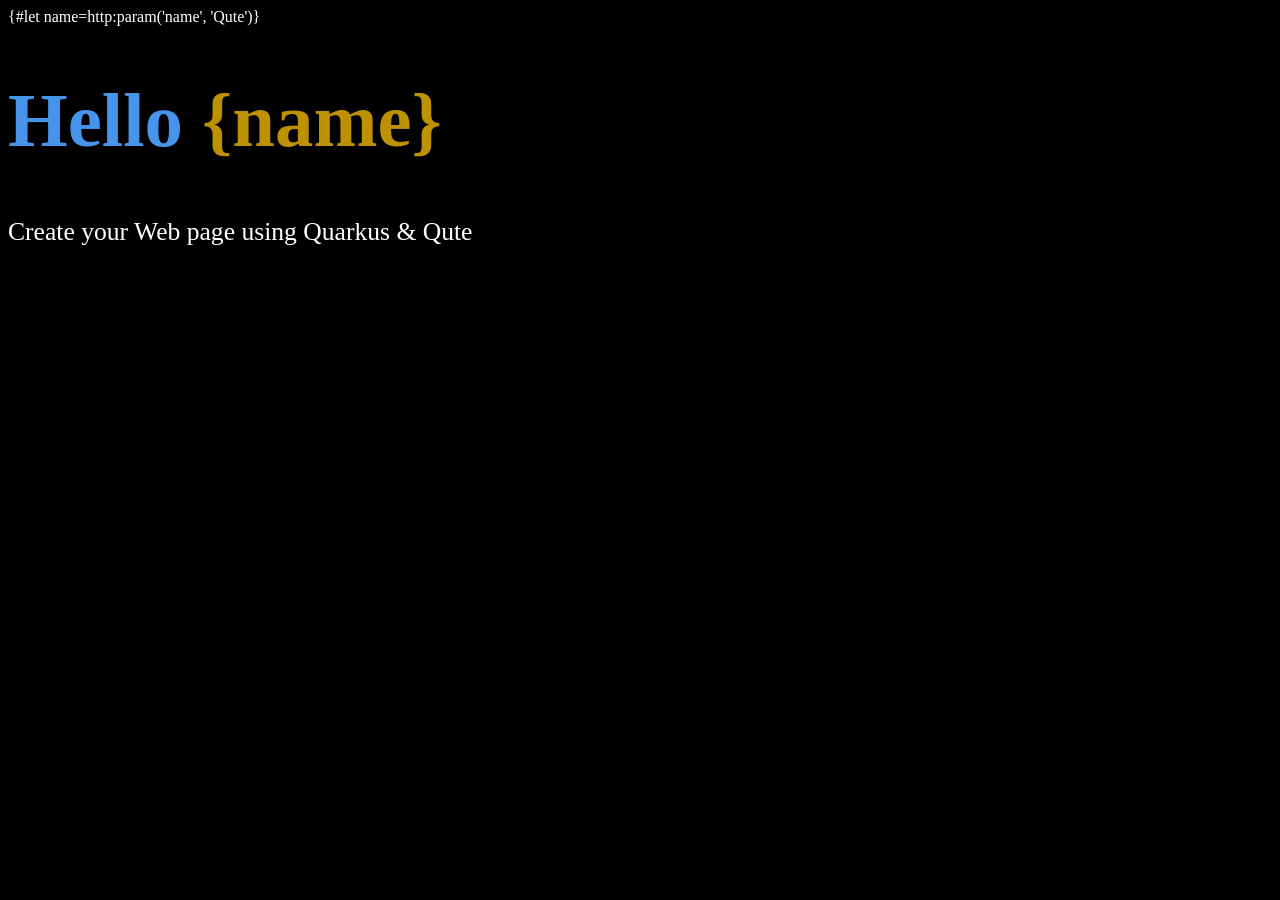
<file: src/main/resources/templates/pub/some-page.html>
{#let name=http:param('name', 'Qute')}
<!DOCTYPE html>
<html>
<head>
    <meta charset="UTF-8">
    <title>Hello {name}</title>
    <style>
        body {
            background-color: #000;
            color: #fff;
        }
        h1 {
            color: #4695EB;
            font-size: 6vw;
        }

        h1 b {
            color: #be9100;
        }

        p {
            font-size: 2vw;
        }
    </style>
</head>
<body>
<h1>Hello <b>{name}</b></h1>

<p>Create your Web page using Quarkus & Qute</p>
</body>
</html>
</file>
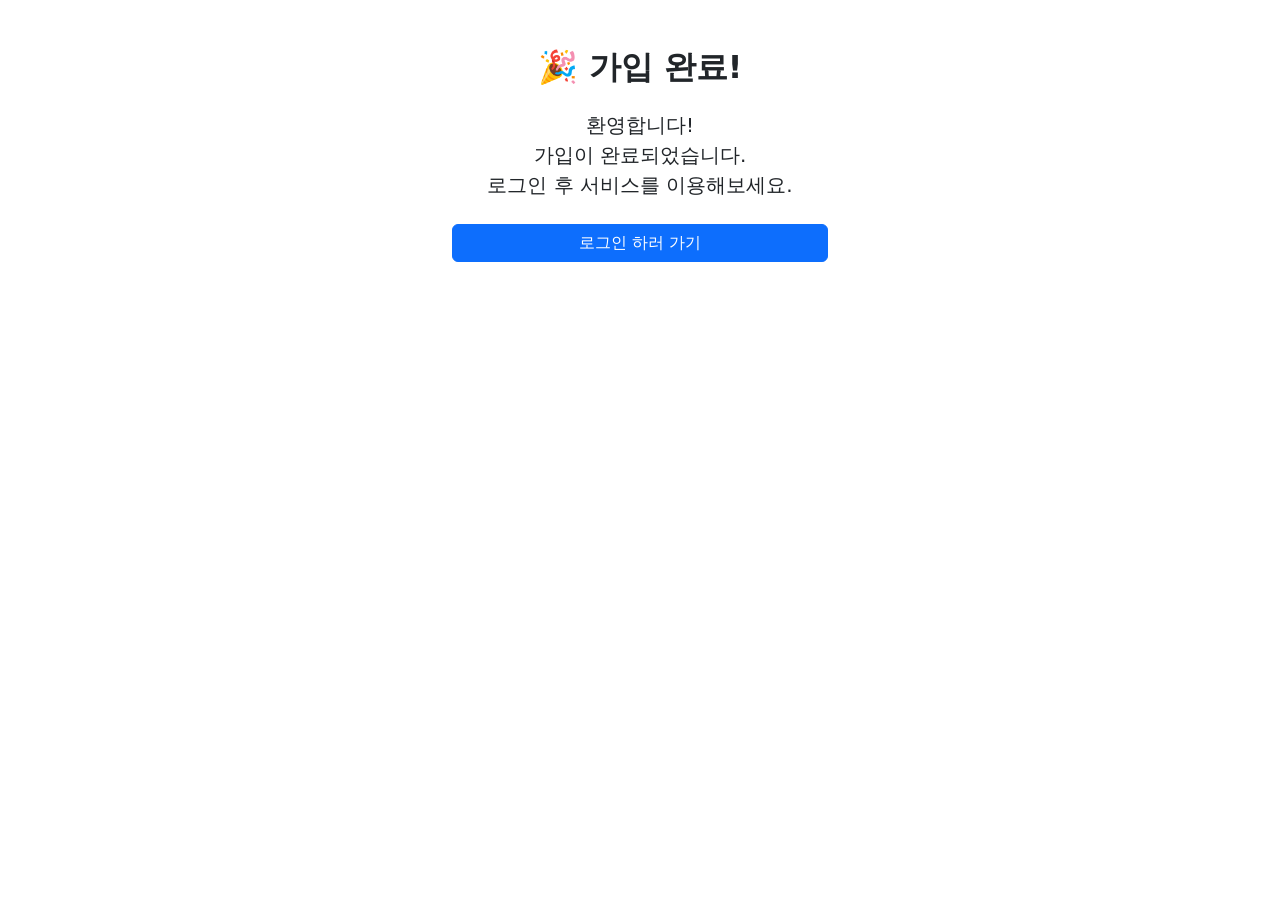
<file: src/main/resources/META-INF/resources/login/register_success.html>
<!DOCTYPE html>
<html lang="ko">
<head>
    <meta charset="UTF-8">
    <title>가입 완료</title>
    <link href="https://cdn.jsdelivr.net/npm/bootstrap@5.3.0/dist/css/bootstrap.min.css" rel="stylesheet">
</head>
<body>
    <section class="hero d-flex align-items-center justify-content-center text-center py-5">
        <div class="container" style="max-width: 400px;">
            <h2 class="fw-bold mb-4">🎉 가입 완료!</h2>
            <p class="lead mb-4">
                환영합니다!<br>
                가입이 완료되었습니다.<br>
                로그인 후 서비스를 이용해보세요.
            </p>
            <a href="/login" class="btn btn-primary w-100">
                로그인 하러 가기
            </a>
        </div>
    </section>
</body>
</html>
</file>
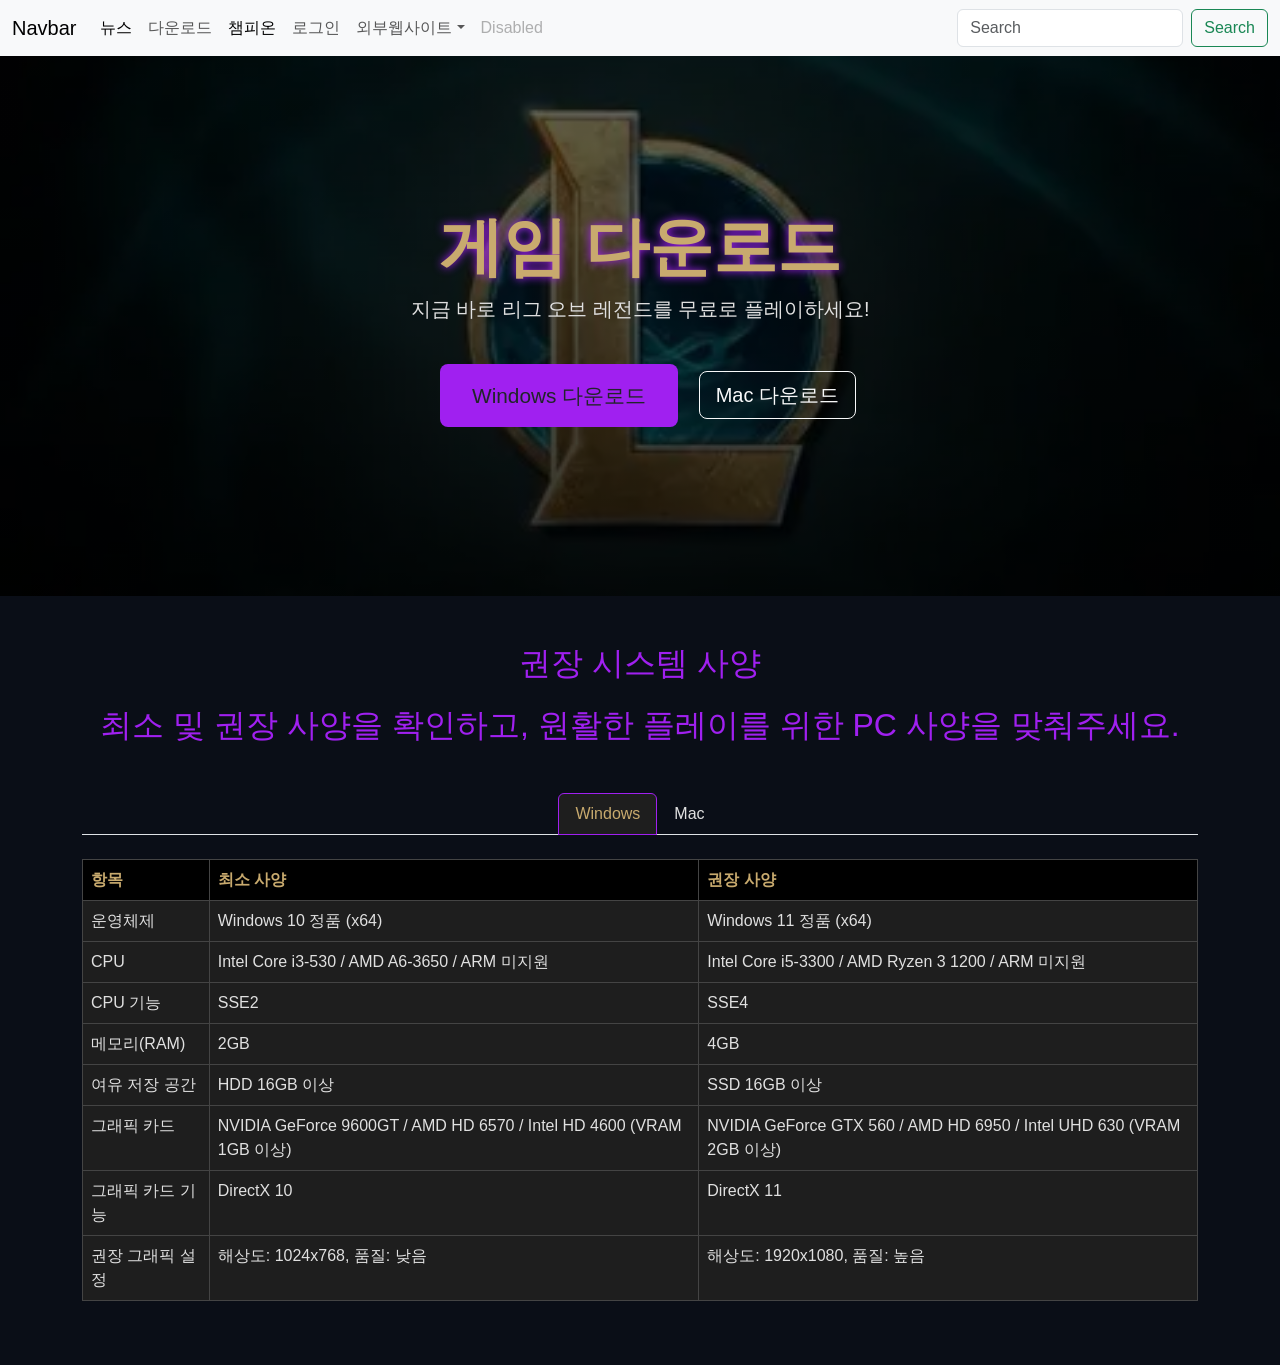
<file: src/main/resources/META-INF/resources/MainPage/download.html>
<!DOCTYPE html>
<html lang="ko">
<head>
    <meta charset="UTF-8">
    <meta name="viewport" content="width=device-width, initial-scale=1.0">
    <title>League of Legends - 메인 페이지</title>
    <!-- Bootstrap 5 CDN -->
    <link href="https://cdn.jsdelivr.net/npm/bootstrap@5.3.0/dist/css/bootstrap.min.css" rel="stylesheet">
    <script src="https://cdn.jsdelivr.net/npm/bootstrap@5.3.0/dist/js/bootstrap.bundle.min.js"></script>
    <!-- 커스텀 스타일 (LOL 테마 + 챔피언 호버 효과) -->
    <style>
        body { background-color: #0a0e17; color: #fff; font-family: 'Arial', sans-serif; }
        .navbar { background-color: #000; }
        .hero { background: linear-gradient(to bottom, #1e1e1e, #0a0e17); min-height: 60vh; }
        .accent-purple { color: #a020f0; }
        .accent-red { color: #ff0000; }
        .card { background-color: #1e1e1e; border: none; transition: transform 0.3s, box-shadow 0.3s; }
        .card:hover { transform: scale(1.05); box-shadow: 0 10px 20px rgba(160, 32, 240, 0.5); }
        .card-img-top { height: 200px; object-fit: cover; border-radius: 10px 10px 0 0; }
        .btn-primary { background-color: #a020f0; border: none; }
        .btn-primary:hover { background-color: #800080; }
    </style>
    <link rel="stylesheet" href="../css/download.css">

</head>
<body>

    <!-- 헤더 (Navbar) -->
    <!-- <nav class="navbar navbar-expand-lg navbar-dark">
        <div class="container-fluid">
            <a class="navbar-brand" href="http://localhost:8080/index.html">League of Legends</a>
            <button class="navbar-toggler" type="button" data-bs-toggle="collapse" data-bs-target="#navbarNav" aria-controls="navbarNav" aria-expanded="false" aria-label="Toggle navigation">
                <span class="navbar-toggler-icon"></span>
            </button>
            <div class="collapse navbar-collapse" id="navbarNav">
                <ul class="navbar-nav ms-auto">
                    <li class="nav-item"><a class="nav-link" href="#">뉴스</a></li>
                    <li class="nav-item"><a class="nav-link" href="#">챔피언</a></li>
                    <li class="nav-item"><a class="nav-link" href="#">다운로드</a></li>
                    <li class="nav-item"><a class="nav-link" href="#">로그인</a></li>
                    <li class="nav-item"><a class="nav-link" href="https://www.leagueoflegends.com/ko-kr/" target="_blank">외부웹사이트</a></li>
                </ul>
            </div>
        </div>
    </nav> -->
    
       <nav class="navbar navbar-expand-lg navbar-light bg-light">
  <div class="container-fluid">
    <a class="navbar-brand" href="#">Navbar</a>
    <button class="navbar-toggler" type="button" data-bs-toggle="collapse" data-bs-target="#navbarSupportedContent" aria-controls="navbarSupportedContent" aria-expanded="false" aria-label="Toggle navigation">
      <span class="navbar-toggler-icon"></span>
    </button>
    <div class="collapse navbar-collapse" id="navbarSupportedContent">
      <ul class="navbar-nav me-auto mb-2 mb-lg-0">
        <li class="nav-item">
          <a class="nav-link active" aria-current="page" href="#">뉴스</a>
        </li>
        <li class="nav-item">
            <a class="nav-link" href="MainPage/download.html">다운로드</a>
        </li>
        <li class="nav-item">
          <a class="nav-link active" aria-current="page" href="#">챔피온</a>
        </li>
        <li class="nav-item">
          <a class="nav-link" href="#">로그인</a>
        </li>
        <li class="nav-item dropdown">
          <a class="nav-link dropdown-toggle" href="#" id="navbarDropdown" role="button" data-bs-toggle="dropdown" aria-expanded="false">외부웹사이트</a>
          <ul class="dropdown-menu" aria-labelledby="navbarDropdown">
            <li><a class="dropdown-item" href="https://www.leagueoflegends.com/ko-kr/">공식웹사이트</a></li>
            <li><a class="dropdown-item" href="#">Another action</a></li>
            <li><hr class="dropdown-divider"></li>
            <li><a class="dropdown-item" href="#">Something else here</a></li>
          </ul>
        </li>
        <li class="nav-item">
          <a class="nav-link disabled" href="#" tabindex="-1" aria-disabled="true">Disabled</a>
        </li>
      </ul>
      <form class="d-flex">
        <input class="form-control me-2" type="search" placeholder="Search" aria-label="Search">
        <button class="btn btn-outline-success" type="submit">Search</button>
      </form>
    </div>
  </div>
</nav>

<!-- 히어로 배너 (공식 페이지스타일) -->
<section class="hero">
    <div class="container">
        <h1>게임 다운로드</h1>
            <p class="lead mb-4">지금 바로 리그 오브 레전드를 무료로 플레이하세요!</p>
            <a href="../pds/Install League of Legends kr.exe" class="btn btn-download btn-lg" target="_blank">Windows 다운로드</a>
            <a href="#" class="btn btn-outline-light btn-lg" target="_blank">Mac 다운로드</a>
    </div>
</section>
<!-- 시스템 사양 섹션 -->
    <section class="container my-5">
        <h2 class="text-center mb-4 accent-purple">권장 시스템 사양</h2>
        <h2 class="text-center mb-5 accent-purple">최소 및 권장 사양을 확인하고, 원활한 플레이를 위한 PC 사양을 맞춰주세요.</h2>

        <!-- 탭: Windows / Mac (첨부 이미지처럼) -->
        <ul class="nav nav-tabs justify-content-center mb-4" id="osTabs" role="tablist">
            <li class="nav-item" role="presentation">
                <button class="nav-link active" id="windows-tab" data-bs-toggle="tab" data-bs-target="#windows" type="button" role="tab">Windows</button>
            </li>
            <li class="nav-item" role="presentation">
                <button class="nav-link" id="mac-tab" data-bs-toggle="tab" data-bs-target="#mac" type="button" role="tab">Mac</button>
            </li>
        </ul>

        <div class="tab-content">
            <!-- Windows 탭 -->
            <div class="tab-pane fade show active" id="windows" role="tabpanel">
                <div class="table-responsive">
                    <table class="table table-bordered table-hover">
                        <thead>
                            <tr>
                                <th>항목</th>
                                <th>최소 사양</th>
                                <th>권장 사양</th>
                            </tr>
                        </thead>
                        <tbody>
                            <tr><td>운영체제</td><td>Windows 10 정품 (x64)</td><td>Windows 11 정품 (x64)</td></tr>
                            <tr><td>CPU</td><td>Intel Core i3-530 / AMD A6-3650 / ARM 미지원</td><td>Intel Core i5-3300 / AMD Ryzen 3 1200 / ARM 미지원</td></tr>
                            <tr><td>CPU 기능</td><td>SSE2</td><td>SSE4</td></tr>
                            <tr><td>메모리(RAM)</td><td>2GB</td><td>4GB</td></tr>
                            <tr><td>여유 저장 공간</td><td>HDD 16GB 이상</td><td>SSD 16GB 이상</td></tr>
                            <tr><td>그래픽 카드</td><td>NVIDIA GeForce 9600GT / AMD HD 6570 / Intel HD 4600 (VRAM 1GB 이상)</td><td>NVIDIA GeForce GTX 560 / AMD HD 6950 / Intel UHD 630 (VRAM 2GB 이상)</td></tr>
                            <tr><td>그래픽 카드 기능</td><td>DirectX 10</td><td>DirectX 11</td></tr>
                            <tr><td>권장 그래픽 설정</td><td>해상도: 1024x768, 품질: 낮음</td><td>해상도: 1920x1080, 품질: 높음</td></tr>
                        </tbody>
                    </table>
                </div>
            </div>

            <!-- Mac 탭 (실제 사양 기반, 간단히 예시) -->
            <div class="tab-pane fade" id="mac" role="tabpanel">
                <div class="table-responsive">
                    <table class="table table-bordered table-hover">
                        <thead>
                            <tr>
                                <th>항목</th>
                                <th>최소 사양</th>
                                <th>권장 사양</th>
                            </tr>
                        </thead>
                        <tbody>
                            <tr><td>운영체제</td><td>macOS 10.15 이상</td><td>macOS 13 Ventura 이상</td></tr>
                            <tr><td>CPU</td><td>Intel Core i5 또는 Apple M1</td><td>Apple M2 이상</td></tr>
                            <tr><td>메모리(RAM)</td><td>4GB</td><td>8GB 이상</td></tr>
                            <tr><td>여유 저장 공간</td><td>SSD 16GB 이상</td><td>SSD 30GB 이상</td></tr>
                            <tr><td>그래픽</td><td>Metal 지원 GPU</td><td>Metal 2 지원 GPU</td></tr>
                        </tbody>
                    </table>
                </div>
            </div>
        </div>
    </section>

</body>
</html>
</file>
<file: src/main/resources/META-INF/resources/css/download.css>
body { 
    background-color: #0a0e17; 
    color: #e0e0e0; 
    font-family: 'Segoe UI', Arial, sans-serif; 
}

.hero {
    background: linear-gradient(rgba(0,0,0,0.6), rgba(0,0,0,0.8)), 
                url('../image/download-banner.webp') center/cover no-repeat;
    min-height: 60vh;
    display: flex;
    align-items: center;
    justify-content: center;
    text-align: center;
    padding: 2rem;
}

.hero h1 { 
    font-size: 4rem; 
    font-weight: bold; 
    color: #c8aa6e;          /* LOL 골드 톤 */
    text-shadow: 0 0 10px #a020f0;
}

.btn-download {
    background-color: #a020f0;
    border: none;
    font-size: 1.3rem;
    padding: 1rem 2rem;
    margin: 1rem;
}

.btn-download:hover { 
    background-color: #800080; 
}

.nav-tabs .nav-link { 
    color: #e0e0e0; 
}

.nav-tabs .nav-link.active { 
    background-color: #1e1e1e; 
    color: #c8aa6e; 
    border-color: #a020f0; 
}

.table { 
    --bs-table-bg: #1e1e1e; 
    --bs-table-color: #e0e0e0; 
    --bs-table-border-color: #444;
}

.table th { 
    background-color: #000; 
    color: #c8aa6e; 
}

.card { 
    background-color: #1e1e1e; 
    border: 1px solid #444; 
}

.accent-purple { 
    color: #a020f0; 
}
</file>
